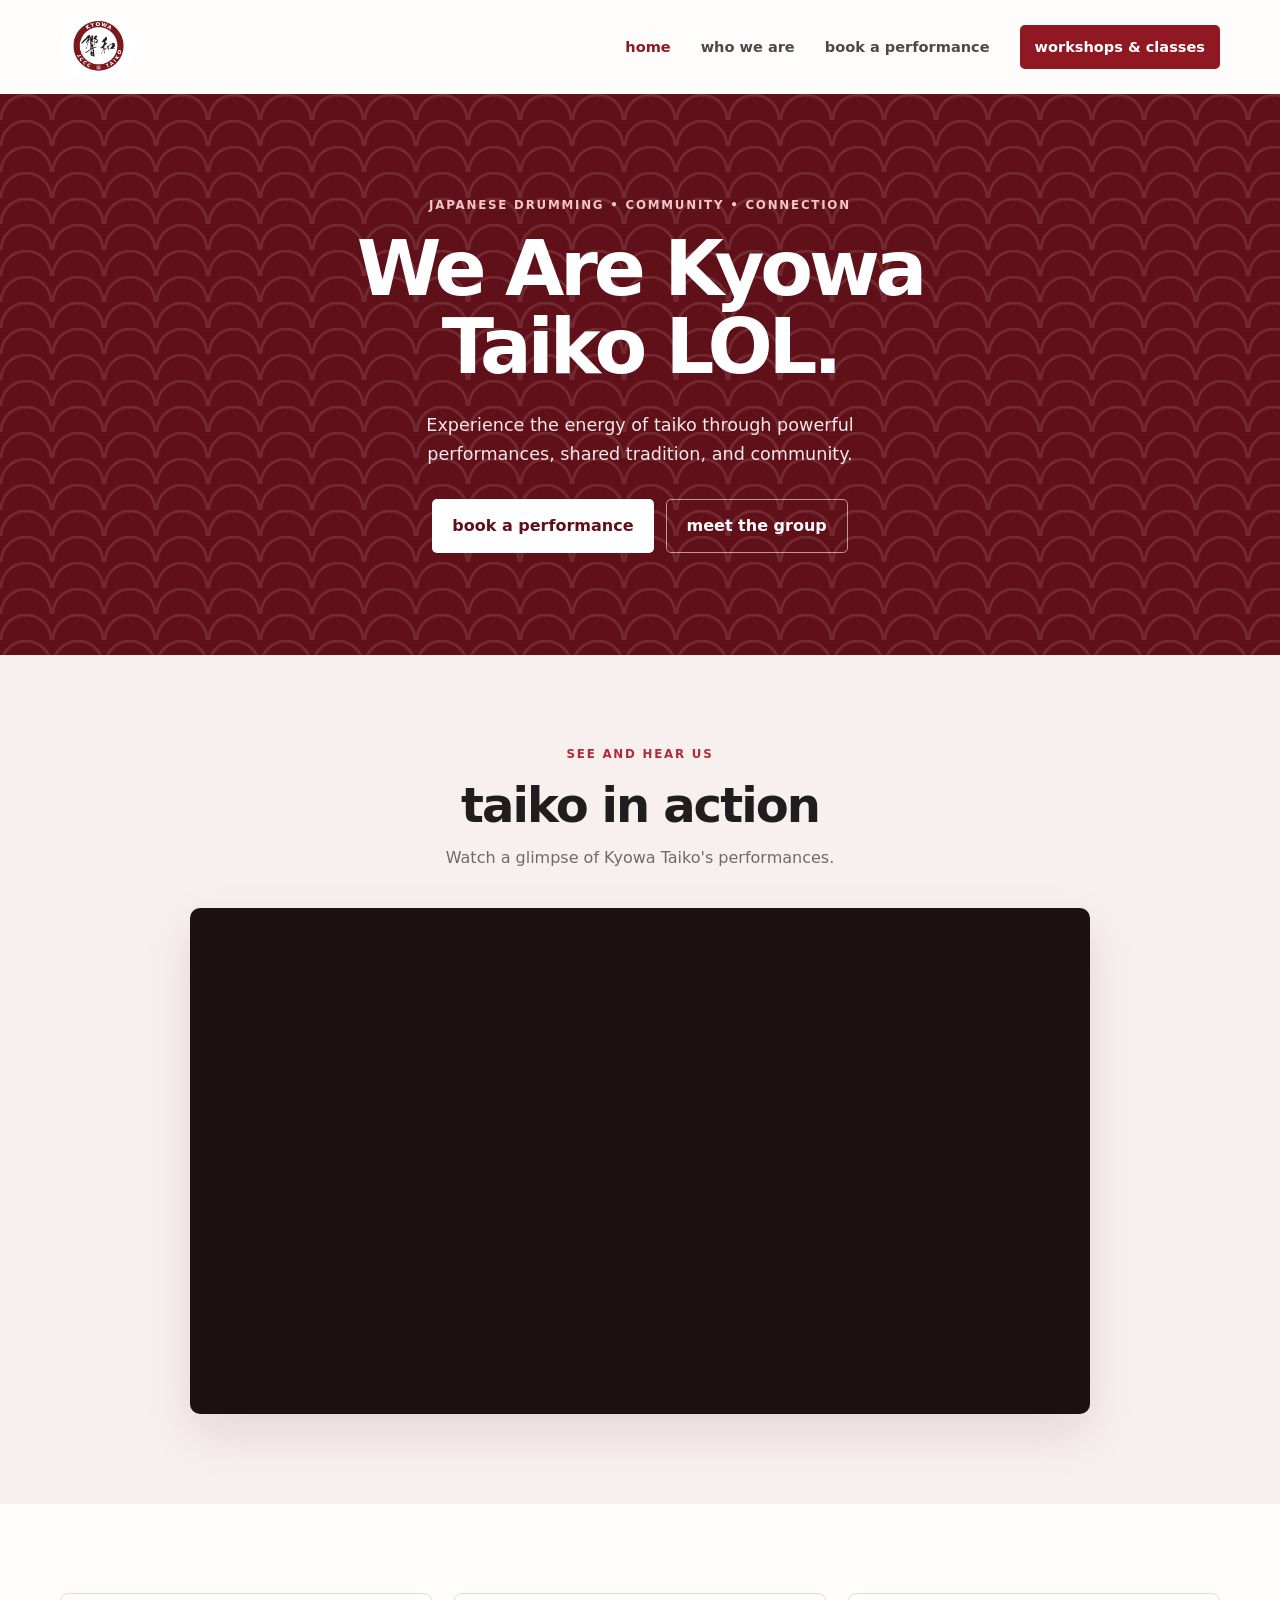
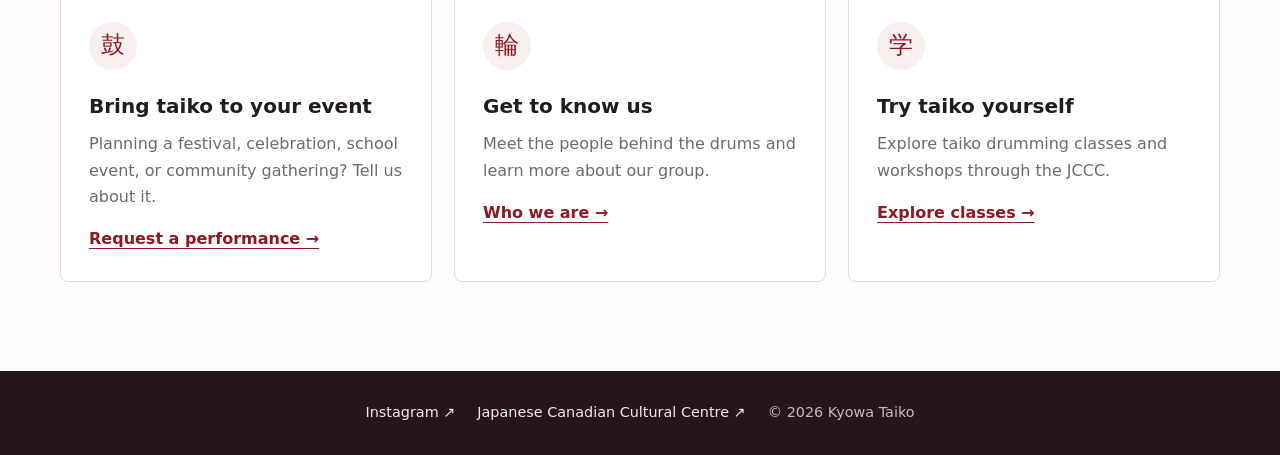
<file: starter/index.html>
<!doctype html>
<html lang="en">

<head>
  <meta charset="utf-8">
  <meta name="viewport" content="width=device-width, initial-scale=1">
  <meta name="description" content="Kyowa Taiko — Japanese drumming, performances, and community in Toronto.">
  <title>Kyowa Taiko | Japanese Drumming</title>
  <link rel="stylesheet" href="styles.css">
  <script src="script.js" defer></script>
</head>

<body>
  <header class="site-header">
    <a class="brand" href="index.html" aria-label="Kyowa Taiko home"><img src="assets/kyowa-taiko-logo.png"
        alt="Kyowa Taiko logo"></a>
    <button class="menu-toggle" aria-expanded="false" aria-controls="site-nav">Menu</button>
    <nav id="site-nav" class="site-nav" aria-label="Main navigation">
      <a class="active" href="index.html">home</a>
      <a href="about.html">who we are</a>
      <a href="performances.html">book a performance</a>
      <a href="workshops.html">workshops & classes</a>
    </nav>
  </header>
  <main>
    <section class="hero">
      <div class="hero-copy">
        <p class="eyebrow">Japanese drumming • Community • Connection</p>
        <h1>We Are Kyowa Taiko LOL.</em></h1>
        <p>Experience the energy of taiko through powerful performances, shared tradition, and community.</p>
        <div class="button-row">
          <a class="button" href="performances.html">book a performance</a>
          <a class="button button-outline" href="about.html">meet the group</a>
        </div>
      </div>
    </section>

    <section class="section section-light">
      <div class="section-heading">
        <p class="eyebrow">see and hear us</p>
        <h2>taiko in action</h2>
        <p>Watch a glimpse of Kyowa Taiko's performances.</p>
      </div>
      <div class="video-frame">
        <iframe src="https://www.youtube.com/embed/htmIh4WbzN4" title="Kyowa Taiko performance video" loading="lazy"
          referrerpolicy="strict-origin-when-cross-origin"
          allow="accelerometer; autoplay; clipboard-write; encrypted-media; gyroscope; picture-in-picture; web-share"
          allowfullscreen></iframe>
      </div>
    </section>

    <section class="section feature-grid">
      <article class="feature-card">
        <span class="feature-icon" aria-hidden="true">鼓</span>
        <h3>Bring taiko to your event</h3>
        <p>Planning a festival, celebration, school event, or community gathering? Tell us about it.</p>
        <a class="text-link" href="performances.html">Request a performance →</a>
      </article>
      <article class="feature-card">
        <span class="feature-icon" aria-hidden="true">輪</span>
        <h3>Get to know us</h3>
        <p>Meet the people behind the drums and learn more about our group.</p>
        <a class="text-link" href="about.html">Who we are →</a>
      </article>
      <article class="feature-card">
        <span class="feature-icon" aria-hidden="true">学</span>
        <h3>Try taiko yourself</h3>
        <p>Explore taiko drumming classes and workshops through the JCCC.</p>
        <a class="text-link" href="workshops.html">Explore classes →</a>
      </article>
    </section>
  </main>
  <footer class="site-footer">
    <a href="https://www.instagram.com/kyowataiko/" target="_blank" rel="noopener noreferrer">Instagram ↗</a>
    <a href="https://jccc.on.ca/" target="_blank" rel="noopener noreferrer">Japanese Canadian Cultural Centre ↗</a>
    <p>© <span data-year></span> Kyowa Taiko</p>
  </footer>
</body>

</html>
</file>
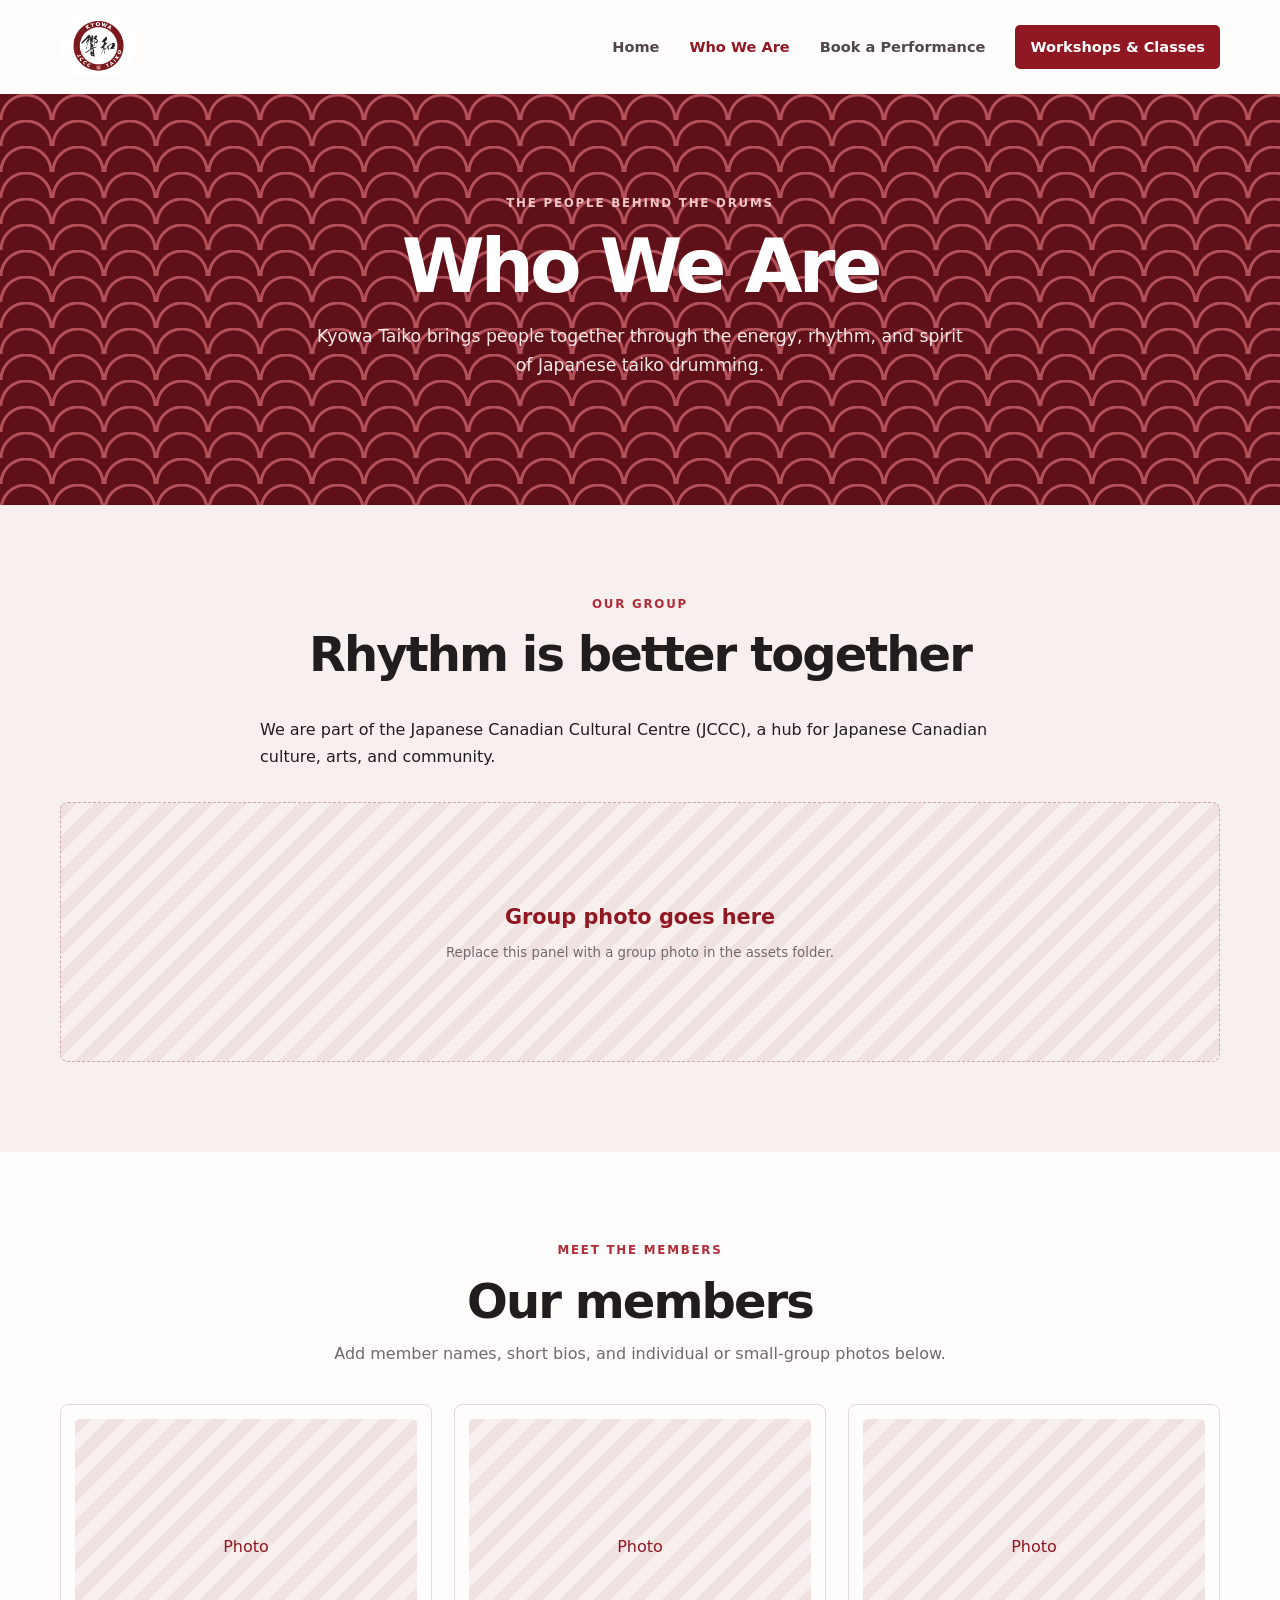
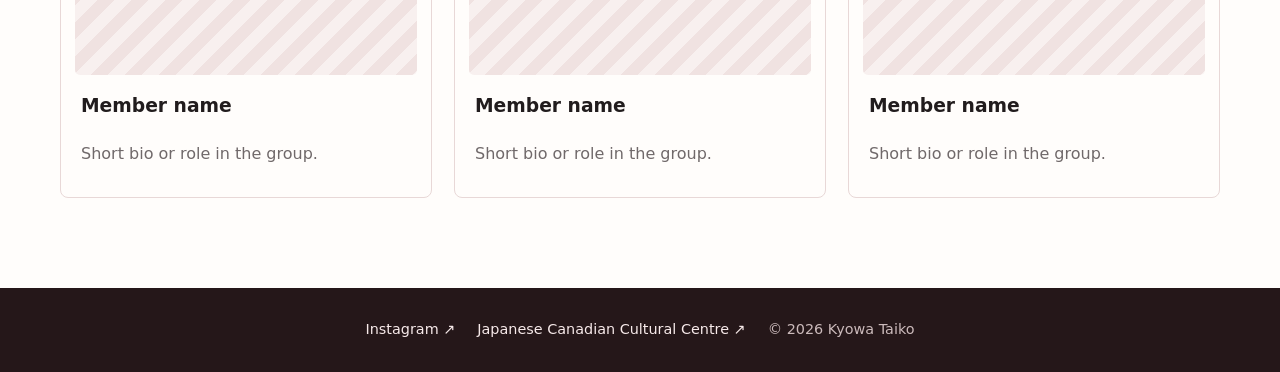
<file: starter/about.html>
<!doctype html>
<html lang="en">
<head>
  <meta charset="utf-8"><meta name="viewport" content="width=device-width, initial-scale=1">
  <meta name="description" content="Meet Kyowa Taiko."><title>Who We Are | Kyowa Taiko</title>
  <link rel="stylesheet" href="styles.css"><script src="script.js" defer></script>
</head>
<body>
  <header class="site-header">
    <a class="brand" href="index.html" aria-label="Kyowa Taiko home"><img src="assets/kyowa-taiko-logo.png" alt="Kyowa Taiko logo"></a>
    <button class="menu-toggle" aria-expanded="false" aria-controls="site-nav">Menu</button>
    <nav id="site-nav" class="site-nav" aria-label="Main navigation">
      <a href="index.html">Home</a><a class="active" href="about.html">Who We Are</a><a href="performances.html">Book a Performance</a><a href="workshops.html">Workshops & Classes</a>
    </nav>
  </header>
  <main>
    <section class="page-hero">
      <p class="eyebrow">The people behind the drums</p><h1>Who We Are</h1>
      <p>Kyowa Taiko brings people together through the energy, rhythm, and spirit of Japanese taiko drumming.</p>
    </section>
    <section class="section section-light">
      <div class="section-heading"><p class="eyebrow">Our group</p><h2>Rhythm is better together</h2></div>
      <div class="about-copy">
        <p>We are part of the Japanese Canadian Cultural Centre (JCCC), a hub for Japanese Canadian culture, arts, and community.</p>
      </div>
      <div class="photo-placeholder"><span>Group photo goes here</span><small>Replace this panel with a group photo in the assets folder.</small></div>
    </section>
    <section class="section">
      <div class="section-heading"><p class="eyebrow">Meet the members</p><h2>Our members</h2><p>Add member names, short bios, and individual or small-group photos below.</p></div>
      <div class="member-grid">
        <article class="member-card"><div class="member-photo">Photo</div><h3>Member name</h3><p>Short bio or role in the group.</p></article>
        <article class="member-card"><div class="member-photo">Photo</div><h3>Member name</h3><p>Short bio or role in the group.</p></article>
        <article class="member-card"><div class="member-photo">Photo</div><h3>Member name</h3><p>Short bio or role in the group.</p></article>
      </div>
    </section>
  </main>
  <footer class="site-footer"><a href="https://www.instagram.com/kyowataiko/" target="_blank" rel="noopener noreferrer">Instagram ↗</a><a href="https://jccc.on.ca/" target="_blank" rel="noopener noreferrer">Japanese Canadian Cultural Centre ↗</a><p>© <span data-year></span> Kyowa Taiko</p></footer>
</body>
</html>
</file>
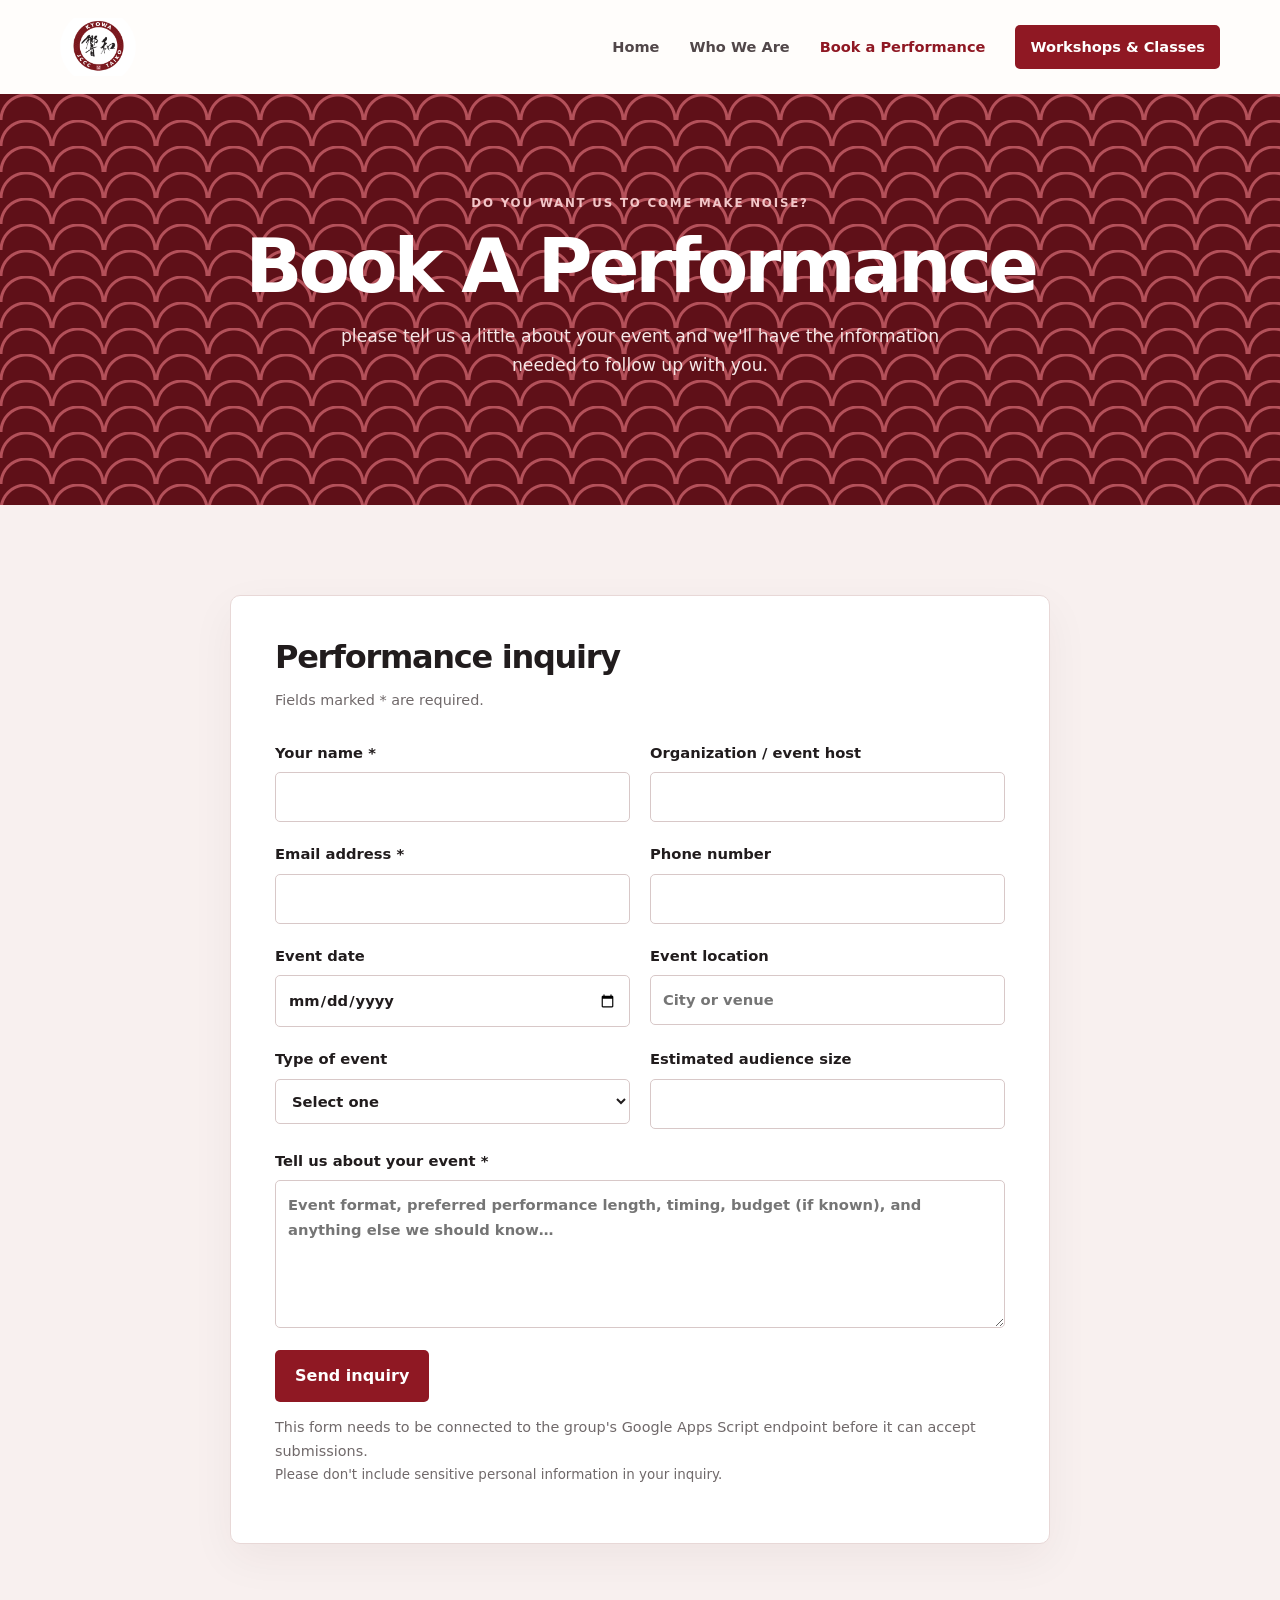
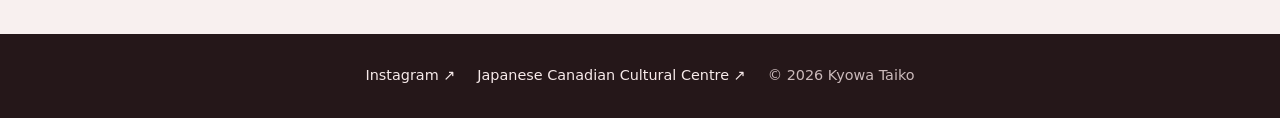
<file: starter/performances.html>
<!doctype html>
<html lang="en">
<head>
  <meta charset="utf-8"><meta name="viewport" content="width=device-width, initial-scale=1">
  <meta name="description" content="Request a Kyowa Taiko performance."><title>Book a Performance | Kyowa Taiko</title>
  <link rel="stylesheet" href="styles.css"><script src="script.js" defer></script>
</head>
<body>
  <header class="site-header">
    <a class="brand" href="index.html" aria-label="Kyowa Taiko home"><img src="assets/kyowa-taiko-logo.png" alt="Kyowa Taiko logo"></a>
    <button class="menu-toggle" aria-expanded="false" aria-controls="site-nav">Menu</button>
    <nav id="site-nav" class="site-nav" aria-label="Main navigation">
      <a href="index.html">Home</a><a href="about.html">Who We Are</a><a class="active" href="performances.html">Book a Performance</a><a href="workshops.html">Workshops & Classes</a>
    </nav>
  </header>
  <main>
    <section class="page-hero">
      <p class="eyebrow">do you want us to come make noise?</p><h1>Book A Performance</h1>
      <p>please tell us a little about your event and we'll have the information needed to follow up with you.</p>
    </section>
    <section class="section section-light">
      <form id="performance-form" class="inquiry-form">
        <div class="form-intro"><h2>Performance inquiry</h2><p>Fields marked * are required.</p></div>
        <div class="form-grid">
          <label>Your name *<input name="name" autocomplete="name" required maxlength="120"></label>
          <label>Organization / event host<input name="organization" autocomplete="organization" maxlength="160"></label>
          <label>Email address *<input type="email" name="email" autocomplete="email" required maxlength="200"></label>
          <label>Phone number<input type="tel" name="phone" autocomplete="tel" maxlength="50"></label>
          <label>Event date<input type="date" name="eventDate"></label>
          <label>Event location<input name="location" placeholder="City or venue" maxlength="200"></label>
          <label>Type of event
            <select name="eventType"><option value="">Select one</option><option>Festival or public event</option><option>School or educational event</option><option>Corporate event</option><option>Private celebration</option><option>Community event</option><option>Other</option></select>
          </label>
          <label>Estimated audience size<input type="number" name="audienceSize" min="1" max="1000000"></label>
          <label class="full-width">Tell us about your event *<textarea name="details" rows="5" required maxlength="5000" placeholder="Event format, preferred performance length, timing, budget (if known), and anything else we should know…"></textarea></label>
        </div>
        <label class="honeypot" aria-hidden="true">Leave this field blank<input name="website" tabindex="-1" autocomplete="off"></label>
        <button class="button" type="submit">Send inquiry</button>
        <p id="form-status" class="form-status" role="status" aria-live="polite">This form needs to be connected to the group's Google Apps Script endpoint before it can accept submissions.</p>
        <p class="small muted">Please don't include sensitive personal information in your inquiry.</p>
      </form>
    </section>
  </main>
  <footer class="site-footer"><a href="https://www.instagram.com/kyowataiko/" target="_blank" rel="noopener noreferrer">Instagram ↗</a><a href="https://jccc.on.ca/" target="_blank" rel="noopener noreferrer">Japanese Canadian Cultural Centre ↗</a><p>© <span data-year></span> Kyowa Taiko</p></footer>
</body>
</html>
</file>
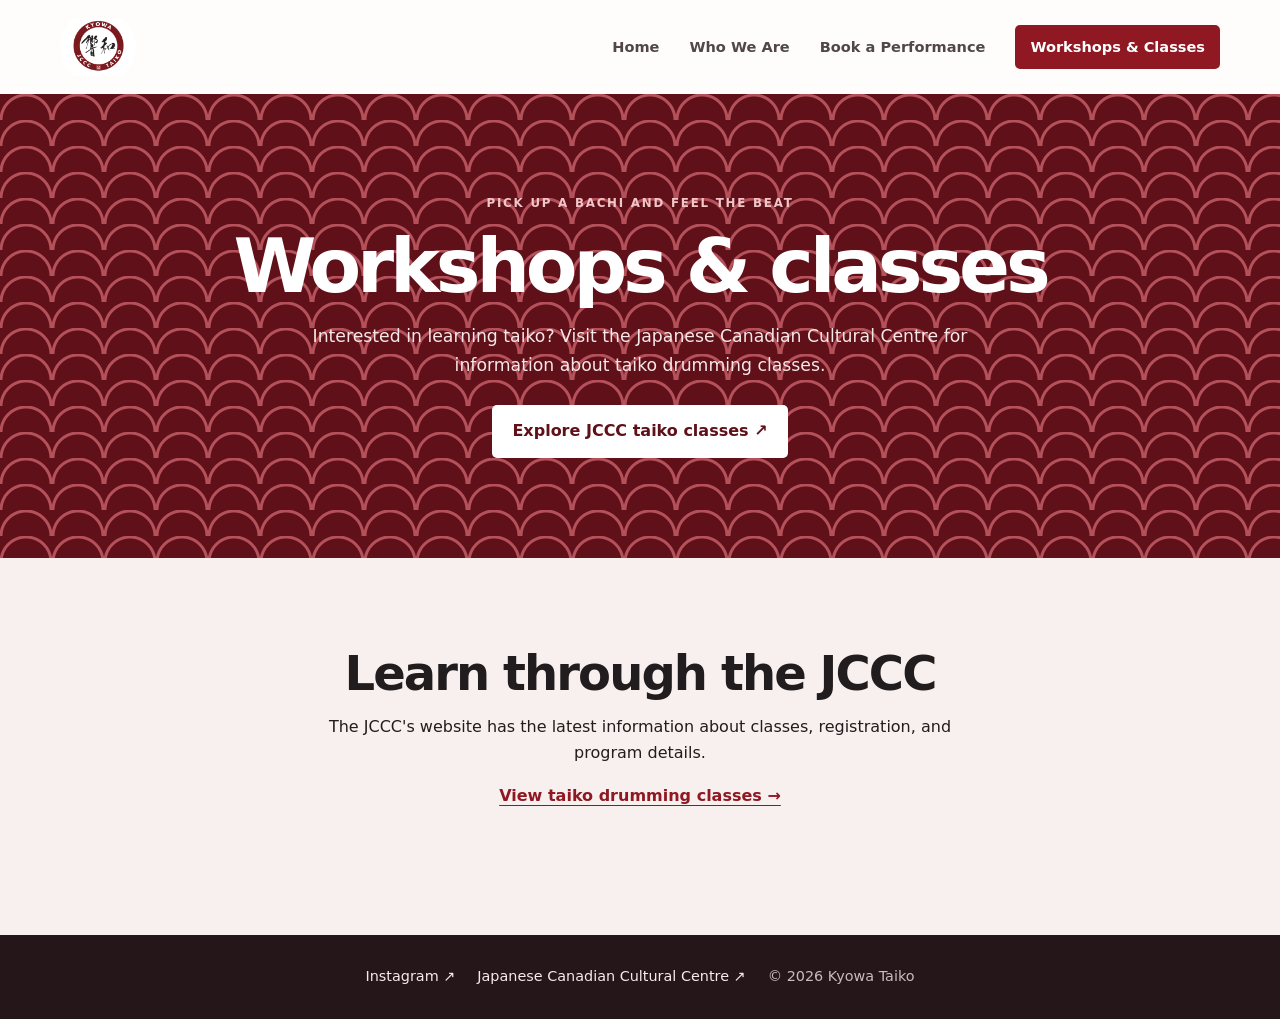
<file: starter/workshops.html>
<!doctype html>
<html lang="en">
<head>
  <meta charset="utf-8"><meta name="viewport" content="width=device-width, initial-scale=1">
  <meta name="description" content="Find taiko drumming classes through the JCCC."><title>Workshops & Classes | Kyowa Taiko</title>
  <link rel="stylesheet" href="styles.css"><script src="script.js" defer></script>
</head>
<body>
  <header class="site-header">
    <a class="brand" href="index.html" aria-label="Kyowa Taiko home"><img src="assets/kyowa-taiko-logo.png" alt="Kyowa Taiko logo"></a>
    <button class="menu-toggle" aria-expanded="false" aria-controls="site-nav">Menu</button>
    <nav id="site-nav" class="site-nav" aria-label="Main navigation">
      <a href="index.html">Home</a><a href="about.html">Who We Are</a><a href="performances.html">Book a Performance</a><a class="active" href="workshops.html">Workshops & Classes</a>
    </nav>
  </header>
  <main>
    <section class="page-hero">
      <p class="eyebrow">Pick up a bachi and feel the beat</p><h1>Workshops & classes</h1>
      <p>Interested in learning taiko? Visit the Japanese Canadian Cultural Centre for information about taiko drumming classes.</p>
      <a class="button" href="https://jccc.on.ca/programs/cultural-classes/taiko-drumming" target="_blank" rel="noopener noreferrer">Explore JCCC taiko classes ↗</a>
    </section>
    <section class="section section-light">
      <div class="section-heading"><h2>Learn through the JCCC</h2><p>The JCCC's website has the latest information about classes, registration, and program details.</p><a class="text-link" href="https://jccc.on.ca/programs/cultural-classes/taiko-drumming" target="_blank" rel="noopener noreferrer">View taiko drumming classes →</a></div>
    </section>
  </main>
  <footer class="site-footer"><a href="https://www.instagram.com/kyowataiko/" target="_blank" rel="noopener noreferrer">Instagram ↗</a><a href="https://jccc.on.ca/" target="_blank" rel="noopener noreferrer">Japanese Canadian Cultural Centre ↗</a><p>© <span data-year></span> Kyowa Taiko</p></footer>
</body>
</html>
</file>
<file: starter/styles.css>
:root {
  --red: #8f1823;
  --red-dark: #5f1018;
  --red-bright: #b12c38;
  --ink: #211c1d;
  --muted: #70696a;
  --paper: #fffdfb;
  --pale: #f8f0ef;
  --line: #e8d8d7;
  --max: 1160px;
}
* { box-sizing: border-box; }
html { scroll-behavior: smooth; }
body { margin: 0; color: var(--ink); background: var(--paper); font-family: Inter, ui-sans-serif, system-ui, -apple-system, BlinkMacSystemFont, "Segoe UI", sans-serif; line-height: 1.65; }
a { color: inherit; }
.site-header { width: min(var(--max), calc(100% - 40px)); margin: 0 auto; min-height: 94px; display: flex; align-items: center; justify-content: space-between; gap: 28px; }
.brand { display: inline-flex; align-items: center; flex-shrink: 0; }
.brand img { width: 76px; height: 76px; object-fit: contain; border-radius: 50%; }
.site-nav { display: flex; align-items: center; gap: clamp(14px, 2.5vw, 30px); }
.site-nav a { text-decoration: none; font-size: .91rem; font-weight: 650; color: #514749; }
.site-nav a:hover, .site-nav a.active { color: var(--red); }
.site-nav a:last-child { background: var(--red); color: white; padding: 10px 15px; border-radius: 5px; }
.site-nav a:last-child:hover { background: var(--red-dark); }
.menu-toggle { display: none; border: 1px solid var(--line); background: white; padding: 9px 12px; border-radius: 5px; }
.hero { position: relative; overflow: hidden; background: var(--red-dark); color: white; padding: clamp(58px, 8vw, 110px) max(24px, calc((100vw - var(--max))/2)); display: grid; grid-template-columns: 1fr; align-items: center; }
.hero:before { content: ""; position: absolute; inset: 0; opacity: .14; background-image: radial-gradient(ellipse at 50% 100%, transparent 0 23px, #f4b9bd 24px 26px, transparent 27px), radial-gradient(ellipse at 50% 100%, transparent 0 38px, #f4b9bd 39px 41px, transparent 42px); background-size: 52px 26px; }
.hero-copy { position: relative; z-index: 1; max-width: 760px; margin: 0 auto; text-align: center; }
.eyebrow { color: var(--red-bright); text-transform: uppercase; letter-spacing: .15em; font-size: .74rem; font-weight: 800; margin: 0 0 14px; }
.hero .eyebrow { color: #f2c6c8; }
h1, h2, h3, p { margin-top: 0; }
h1 { font-size: clamp(2.8rem, 6vw, 5.5rem); line-height: 1.02; letter-spacing: -.055em; margin-bottom: 24px; }
h1 em { color: #f2c6c8; font-style: normal; }
.hero-copy > p:not(.eyebrow) { color: #f6e8e8; font-size: 1.1rem; max-width: 560px; margin-inline: auto; }
.button-row { display: flex; flex-wrap: wrap; gap: 12px; margin-top: 30px; }
.hero .button-row { justify-content: center; }
.button { display: inline-flex; justify-content: center; align-items: center; gap: 8px; border: 0; border-radius: 5px; padding: 13px 20px; background: var(--red); color: white; font: inherit; font-weight: 750; text-decoration: none; cursor: pointer; }
.button:hover { background: var(--red-dark); }
.hero .button { background: white; color: var(--red-dark); }
.hero .button:hover { background: #f6dddd; }
.button-outline { background: transparent !important; color: white !important; border: 1px solid #ffffff90; }
.section { padding: clamp(54px, 7vw, 90px) max(24px, calc((100vw - var(--max))/2)); }
.section-light { background: var(--pale); }
.section-heading { max-width: 680px; margin: 0 auto 36px; text-align: center; }
h2 { font-size: clamp(2rem, 4vw, 3rem); letter-spacing: -.04em; line-height: 1.1; margin-bottom: 14px; }
.section-heading > p:last-child { color: var(--muted); }
.video-frame { width: min(900px, 100%); margin: 0 auto; aspect-ratio: 16 / 9; background: #1c1011; border-radius: 10px; overflow: hidden; box-shadow: 0 20px 50px #39141b1c; }
.video-frame iframe { width: 100%; height: 100%; border: 0; }
.center { text-align: center; }.muted { color: var(--muted); }.small { font-size: .84rem; }
.feature-grid { display: grid; grid-template-columns: repeat(3, 1fr); gap: 22px; }
.feature-card { border: 1px solid var(--line); padding: 28px; border-radius: 8px; background: white; }
.feature-icon { width: 48px; height: 48px; display: grid; place-items: center; border-radius: 50%; background: var(--pale); color: var(--red); font-size: 1.5rem; margin-bottom: 20px; }
.feature-card h3 { font-size: 1.25rem; margin-bottom: 8px; }
.feature-card p, .member-card p { color: var(--muted); }
.text-link { color: var(--red); font-weight: 750; text-decoration-thickness: 1px; text-underline-offset: 4px; }
.page-hero { text-align: center; padding: clamp(60px, 8vw, 100px) 24px; color: white; background-color: var(--red-dark); background-image: radial-gradient(ellipse at 50% 100%, transparent 0 23px, #b4515a 24px 26px, transparent 27px), radial-gradient(ellipse at 50% 100%, transparent 0 38px, #b4515a 39px 41px, transparent 42px); background-size: 52px 26px; }
.page-hero .eyebrow { color: #f2c6c8; }
.page-hero h1 { font-size: clamp(2.7rem, 6vw, 4.7rem); margin-bottom: 18px; }
.page-hero > p:not(.eyebrow) { max-width: 660px; margin: 0 auto 26px; color: #f6e8e8; font-size: 1.08rem; }
.page-hero .button { background: white; color: var(--red-dark); }
.about-copy { max-width: 760px; margin: 0 auto 32px; }
.photo-placeholder, .member-photo { background: repeating-linear-gradient(135deg, #f0e2e1 0 12px, #f8f0ef 12px 24px); color: var(--red); display: flex; flex-direction: column; align-items: center; justify-content: center; text-align: center; }
.photo-placeholder { min-height: 260px; border-radius: 8px; border: 1px dashed #cda9a9; gap: 8px; }
.photo-placeholder span { font-size: 1.3rem; font-weight: 800; }.photo-placeholder small { color: var(--muted); }
.member-grid { display: grid; grid-template-columns: repeat(3, 1fr); gap: 22px; }
.member-card { border: 1px solid var(--line); padding: 14px; border-radius: 8px; }
.member-photo { aspect-ratio: 4/3; border-radius: 5px; margin-bottom: 16px; }
.member-card h3, .member-card p { margin-left: 6px; margin-right: 6px; }
.inquiry-form { max-width: 820px; margin: 0 auto; padding: clamp(22px, 5vw, 44px); background: white; border: 1px solid var(--line); border-radius: 10px; box-shadow: 0 15px 45px #39141b0d; }
.form-intro { margin-bottom: 28px; }.form-intro h2 { font-size: 2rem; }.form-intro p { color: var(--muted); font-size: .9rem; }
.form-grid { display: grid; grid-template-columns: 1fr 1fr; gap: 20px; }
label { display: flex; flex-direction: column; gap: 7px; font-size: .92rem; font-weight: 700; }
input, select, textarea { width: 100%; border: 1px solid #d8c8c8; border-radius: 5px; padding: 12px; font: inherit; color: var(--ink); background: white; }
input:focus, select:focus, textarea:focus { outline: 3px solid #8f182326; border-color: var(--red); }
textarea { resize: vertical; }.full-width { grid-column: 1 / -1; }
.inquiry-form > .button { margin-top: 22px; }.form-status { margin: 14px 0 0; color: var(--muted); font-size: .9rem; }
.honeypot { position: absolute; left: -10000px; width: 1px; height: 1px; overflow: hidden; }
.site-footer { display: flex; align-items: center; justify-content: center; flex-wrap: wrap; gap: 22px; padding: 30px 24px; background: #251719; color: #f7eaea; font-size: .9rem; }
.site-footer a { text-decoration: none; }.site-footer a:hover { text-decoration: underline; }.site-footer p { margin: 0; color: #cbbabb; }
code { background: #f0e7e7; padding: 2px 5px; border-radius: 4px; }
@media (max-width: 760px) {
  .site-header { min-height: 78px; width: calc(100% - 32px); flex-wrap: wrap; padding: 8px 0; }
  .brand img { width: 60px; height: 60px; }
  .menu-toggle { display: block; }
  .site-nav { display: none; flex-direction: column; align-items: stretch; width: 100%; padding: 0 0 12px; gap: 0; }
  .site-nav.open { display: flex; }
  .site-nav a { padding: 12px 8px; }
  .site-nav a:last-child { margin-top: 5px; text-align: center; }
  .hero { padding: 56px 24px; }
  .feature-grid, .member-grid { grid-template-columns: 1fr; }
  .feature-card { padding: 24px; }
  .form-grid { grid-template-columns: 1fr; }
  .full-width { grid-column: auto; }
  .site-footer { flex-direction: column; gap: 10px; text-align: center; }
}
</file>
